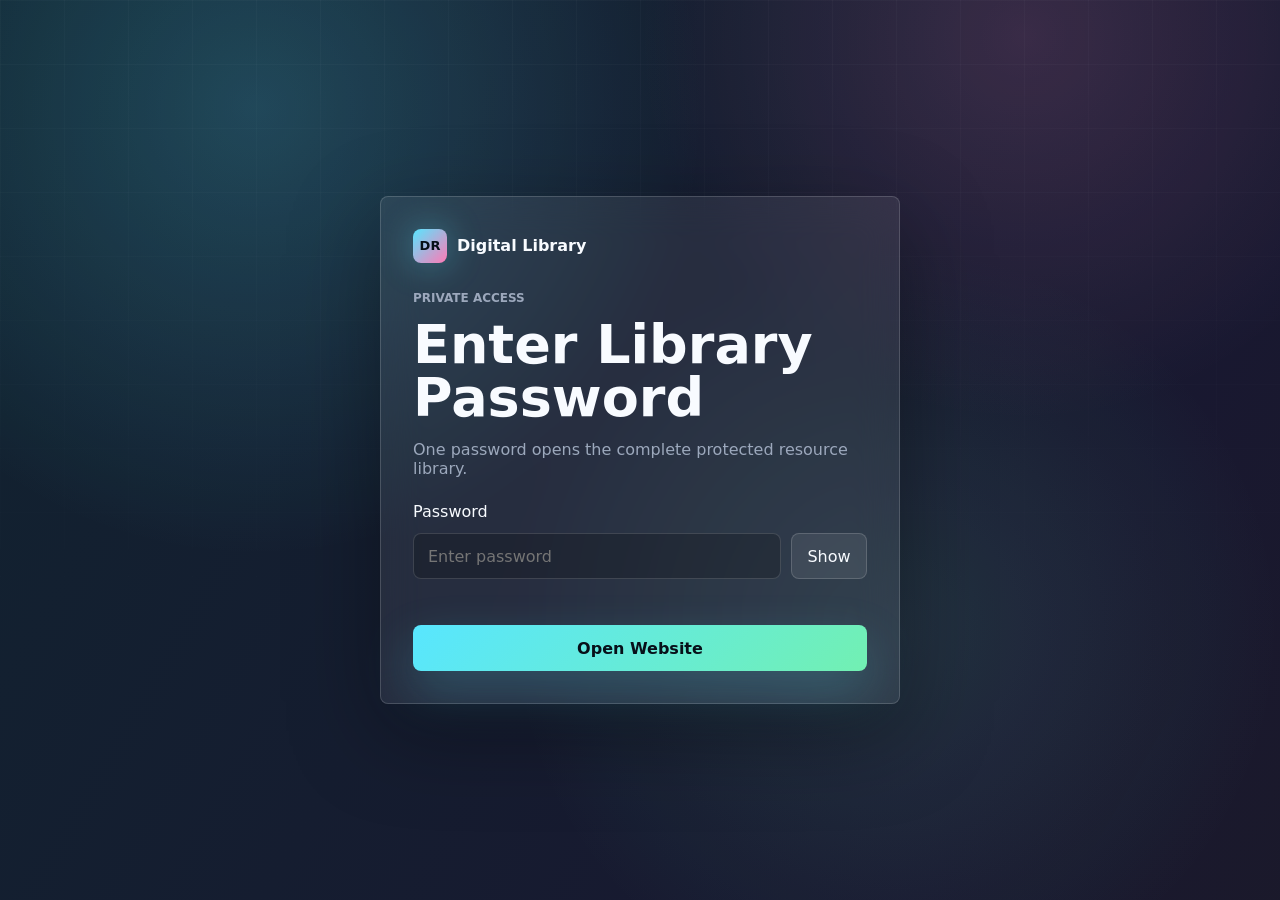
<file: login.html>
<!DOCTYPE html>
<html lang="en">
<head>
  <meta charset="UTF-8">
  <meta name="viewport" content="width=device-width, initial-scale=1.0">
  <meta name="robots" content="noindex">
  <title>Access Digital Library</title>
  <link rel="stylesheet" href="style.css">
  <script defer src="script.js"></script>
</head>
<body class="login-page">
  <main class="login-shell">
    <section class="login-card reveal">
      <div class="brand login-brand">
        <span class="brand-mark">DR</span>
        <span>Digital Library</span>
      </div>
      <p class="eyebrow">Private access</p>
      <h1>Enter Library Password</h1>
      <p>One password opens the complete protected resource library.</p>
      <form id="loginForm" class="login-form">
        <label for="passwordInput">Password</label>
        <div class="password-wrap">
          <input id="passwordInput" name="password" type="password" required autocomplete="current-password" placeholder="Enter password">
          <button id="togglePassword" type="button" aria-label="Show password">Show</button>
        </div>
        <p class="form-error" id="loginError" role="alert"></p>
        <button class="primary-button full-button" type="submit">Open Website</button>
      </form>
    </section>
  </main>
</body>
</html>
</file>
<file: style.css>
:root {
  color-scheme: dark;
  --bg: #070914;
  --panel: rgba(255, 255, 255, 0.075);
  --panel-strong: rgba(255, 255, 255, 0.12);
  --line: rgba(255, 255, 255, 0.16);
  --text: #f8fbff;
  --muted: #9ca8bc;
  --soft: #d7deea;
  --cyan: #58e6ff;
  --mint: #72f0b2;
  --rose: #ff7ab6;
  --amber: #ffd36a;
  --violet: #9a8cff;
  --shadow: 0 28px 90px rgba(0, 0, 0, 0.35);
  --radius: 8px;
  --max: 1180px;
}

* { box-sizing: border-box; }
html { scroll-behavior: smooth; }
body {
  margin: 0;
  min-height: 100vh;
  font-family: Inter, ui-sans-serif, system-ui, -apple-system, BlinkMacSystemFont, "Segoe UI", sans-serif;
  background:
    radial-gradient(circle at 20% 12%, rgba(88, 230, 255, 0.2), transparent 28rem),
    radial-gradient(circle at 80% 4%, rgba(255, 122, 182, 0.16), transparent 24rem),
    radial-gradient(circle at 70% 70%, rgba(114, 240, 178, 0.12), transparent 24rem),
    var(--bg);
  color: var(--text);
  letter-spacing: 0;
}

body::before {
  content: "";
  position: fixed;
  inset: 0;
  z-index: -2;
  background: linear-gradient(120deg, rgba(88, 230, 255, 0.12), rgba(154, 140, 255, 0.12), rgba(255, 211, 106, 0.1), rgba(114, 240, 178, 0.1));
  background-size: 240% 240%;
  animation: gradientShift 15s ease infinite;
}

body::after {
  content: "";
  position: fixed;
  inset: 0;
  z-index: -1;
  pointer-events: none;
  background-image: linear-gradient(rgba(255,255,255,0.035) 1px, transparent 1px), linear-gradient(90deg, rgba(255,255,255,0.035) 1px, transparent 1px);
  background-size: 64px 64px;
  mask-image: linear-gradient(to bottom, rgba(0,0,0,0.7), transparent 80%);
}

a { color: inherit; text-decoration: none; }
button, input, select { font: inherit; }

.loader {
  position: fixed;
  inset: 0;
  z-index: 20;
  display: grid;
  place-items: center;
  align-content: center;
  gap: 18px;
  background: #070914;
  transition: opacity 0.45s ease, visibility 0.45s ease;
}
.loader.hidden { opacity: 0; visibility: hidden; }
.loader span {
  width: 44px;
  height: 44px;
  border: 2px solid rgba(255,255,255,0.18);
  border-top-color: var(--cyan);
  border-radius: 50%;
  animation: spin 0.8s linear infinite;
}
.loader p { color: var(--muted); margin: 0; }

.scroll-progress {
  position: fixed;
  left: 0;
  top: 0;
  height: 3px;
  width: 0;
  z-index: 15;
  background: linear-gradient(90deg, var(--cyan), var(--mint), var(--amber));
}

.navbar {
  position: sticky;
  top: 0;
  z-index: 12;
  display: flex;
  align-items: center;
  justify-content: space-between;
  gap: 18px;
  max-width: var(--max);
  margin: 0 auto;
  padding: 16px 24px;
  backdrop-filter: blur(20px);
}
.navbar::before {
  content: "";
  position: absolute;
  inset: 8px 12px;
  z-index: -1;
  border: 1px solid var(--line);
  border-radius: var(--radius);
  background: rgba(7, 9, 20, 0.68);
  box-shadow: var(--shadow);
}
.brand {
  display: inline-flex;
  align-items: center;
  gap: 10px;
  font-weight: 800;
}
.brand-mark {
  display: grid;
  place-items: center;
  width: 34px;
  height: 34px;
  border-radius: 8px;
  background: linear-gradient(135deg, var(--cyan), var(--rose));
  color: #061018;
  font-size: 13px;
  box-shadow: 0 0 34px rgba(88, 230, 255, 0.35);
}
.nav-links {
  display: flex;
  align-items: center;
  gap: 18px;
  color: var(--muted);
  font-size: 14px;
}
.nav-links a:hover { color: var(--text); }

.hero {
  min-height: calc(100vh - 80px);
  display: grid;
  align-items: center;
  padding: 76px 24px 28px;
}
.hero-grid {
  width: min(var(--max), 100%);
  margin: 0 auto;
  display: grid;
  grid-template-columns: minmax(0, 1.05fr) minmax(320px, 0.75fr);
  gap: 32px;
  align-items: center;
}
.hero-copy h1 {
  max-width: 820px;
  margin: 0;
  font-size: clamp(48px, 8vw, 104px);
  line-height: 0.92;
  letter-spacing: 0;
}
.subheadline {
  max-width: 560px;
  margin: 24px 0 0;
  color: var(--soft);
  font-size: clamp(18px, 2vw, 24px);
}
.prayer {
  margin: 18px 0 0;
  color: var(--muted);
  line-height: 1.7;
}
.eyebrow {
  margin: 0 0 14px;
  color: var(--mint);
  text-transform: uppercase;
  font-size: 12px;
  font-weight: 800;
}
.hero-actions {
  display: flex;
  flex-wrap: wrap;
  gap: 12px;
  margin-top: 32px;
}
.primary-button, .secondary-button, .ghost-button, .text-button {
  border: 0;
  cursor: pointer;
  border-radius: var(--radius);
  transition: transform 0.2s ease, border-color 0.2s ease, background 0.2s ease;
}
.primary-button {
  display: inline-flex;
  justify-content: center;
  align-items: center;
  min-height: 46px;
  padding: 0 18px;
  background: linear-gradient(135deg, var(--cyan), var(--mint));
  color: #071019;
  font-weight: 800;
  box-shadow: 0 20px 50px rgba(88, 230, 255, 0.22);
}
.secondary-button, .ghost-button {
  display: inline-flex;
  justify-content: center;
  align-items: center;
  min-height: 46px;
  padding: 0 18px;
  color: var(--text);
  border: 1px solid var(--line);
  background: rgba(255,255,255,0.07);
}
.primary-button:hover, .secondary-button:hover, .ghost-button:hover { transform: translateY(-2px); }
.text-button {
  color: var(--cyan);
  background: transparent;
  padding: 6px 0;
}

.hero-panel {
  position: relative;
  min-height: 460px;
  border: 1px solid var(--line);
  border-radius: var(--radius);
  overflow: hidden;
  background: linear-gradient(145deg, rgba(255,255,255,0.14), rgba(255,255,255,0.04));
  box-shadow: var(--shadow);
}
.orbit {
  position: absolute;
  width: 540px;
  height: 540px;
  border: 1px solid rgba(255,255,255,0.16);
  border-radius: 50%;
  left: 50%;
  top: 50%;
  transform: translate(-50%, -50%);
  animation: orbitSpin 22s linear infinite;
}
.orbit::before, .orbit::after {
  content: "";
  position: absolute;
  width: 16px;
  height: 16px;
  border-radius: 50%;
  background: var(--cyan);
  box-shadow: 0 0 32px var(--cyan);
}
.orbit::before { top: 64px; left: 82px; }
.orbit::after { right: 76px; bottom: 92px; background: var(--rose); box-shadow: 0 0 32px var(--rose); }
.spotlight-card {
  position: absolute;
  left: 28px;
  top: 28px;
  right: 28px;
  display: grid;
  gap: 4px;
  padding: 24px;
  border: 1px solid var(--line);
  border-radius: var(--radius);
  background: rgba(7, 9, 20, 0.58);
  backdrop-filter: blur(18px);
}
.spotlight-card strong { font-size: 58px; line-height: 1; }
.mini-label, .spotlight-card span:last-child { color: var(--muted); }
.mini-grid {
  position: absolute;
  left: 28px;
  right: 28px;
  bottom: 28px;
  display: grid;
  grid-template-columns: repeat(2, 1fr);
  gap: 12px;
}
.mini-grid span {
  padding: 14px;
  border: 1px solid var(--line);
  border-radius: var(--radius);
  background: rgba(255,255,255,0.08);
  color: var(--soft);
}

.section-shell {
  width: min(var(--max), calc(100% - 48px));
  margin: 0 auto;
  padding: 76px 0;
}
.section-heading {
  display: flex;
  justify-content: space-between;
  align-items: end;
  gap: 20px;
  margin-bottom: 22px;
}
.section-heading h2 {
  margin: 0;
  font-size: clamp(30px, 4vw, 52px);
}
.stats {
  display: grid;
  grid-template-columns: repeat(4, 1fr);
  gap: 14px;
  padding-top: 22px;
}
.stats div, .control-surface, .resource-card, .category-card, .feature-card, .faq details, .login-card {
  border: 1px solid var(--line);
  border-radius: var(--radius);
  background: var(--panel);
  box-shadow: var(--shadow);
  backdrop-filter: blur(20px);
}
.stats div { padding: 22px; }
.stats strong { display: block; font-size: 34px; }
.stats span { color: var(--muted); }

.control-surface {
  display: grid;
  grid-template-columns: minmax(260px, 1fr) 210px 180px;
  gap: 12px;
  padding: 12px;
}
.search-wrap {
  position: relative;
}
.search-icon {
  position: absolute;
  left: 14px;
  top: 50%;
  transform: translateY(-50%);
  color: var(--muted);
}
input, select {
  width: 100%;
  min-height: 46px;
  border: 1px solid rgba(255,255,255,0.14);
  border-radius: var(--radius);
  background: rgba(0,0,0,0.2);
  color: var(--text);
  outline: none;
}
input { padding: 0 14px 0 38px; }
select { padding: 0 14px; }
input:focus, select:focus { border-color: rgba(88,230,255,0.7); }
.suggestions {
  position: absolute;
  left: 0;
  right: 0;
  top: calc(100% + 8px);
  z-index: 8;
  display: none;
  overflow: hidden;
  border: 1px solid var(--line);
  border-radius: var(--radius);
  background: rgba(8, 12, 24, 0.96);
}
.suggestions.active { display: block; }
.suggestions button {
  display: block;
  width: 100%;
  border: 0;
  padding: 12px 14px;
  color: var(--soft);
  text-align: left;
  background: transparent;
  cursor: pointer;
}
.suggestions button:hover { background: rgba(255,255,255,0.08); }

.result-meta {
  display: flex;
  justify-content: space-between;
  align-items: center;
  color: var(--muted);
  margin: 18px 0;
}
.resource-grid {
  display: grid;
  grid-template-columns: repeat(3, minmax(0, 1fr));
  gap: 16px;
}
.resource-card {
  position: relative;
  display: flex;
  flex-direction: column;
  min-height: 260px;
  padding: 18px;
  overflow: hidden;
  transition: transform 0.24s ease, border-color 0.24s ease, box-shadow 0.24s ease;
}
.resource-card::before {
  content: "";
  position: absolute;
  inset: -1px;
  z-index: -1;
  background: linear-gradient(135deg, rgba(88,230,255,0.34), transparent 35%, rgba(255,122,182,0.22));
  opacity: 0;
  transition: opacity 0.24s ease;
}
.resource-card:hover {
  transform: translateY(-6px);
  border-color: rgba(88,230,255,0.42);
  box-shadow: 0 28px 80px rgba(88,230,255,0.12);
}
.resource-card:hover::before { opacity: 1; }
.card-top {
  display: flex;
  justify-content: space-between;
  gap: 14px;
  align-items: start;
}
.icon-badge {
  display: grid;
  place-items: center;
  flex: 0 0 42px;
  width: 42px;
  height: 42px;
  border-radius: var(--radius);
  background: rgba(255,255,255,0.1);
  color: var(--cyan);
  font-weight: 900;
}
.resource-card h3 {
  margin: 16px 0 10px;
  font-size: 18px;
  line-height: 1.25;
}
.resource-card p {
  margin: 0;
  color: var(--muted);
  line-height: 1.55;
}
.pill-row {
  display: flex;
  flex-wrap: wrap;
  gap: 8px;
  margin: 18px 0;
}
.pill {
  padding: 6px 9px;
  border: 1px solid rgba(255,255,255,0.13);
  border-radius: 999px;
  color: var(--soft);
  font-size: 12px;
}
.card-actions {
  display: grid;
  grid-template-columns: 1fr 1fr;
  gap: 10px;
  margin-top: auto;
}
.card-actions a {
  display: grid;
  place-items: center;
  min-height: 40px;
  border-radius: var(--radius);
  border: 1px solid var(--line);
}
.card-actions a:first-child {
  background: rgba(255,255,255,0.1);
}
.card-actions a:last-child {
  color: #071019;
  background: linear-gradient(135deg, var(--amber), var(--mint));
  font-weight: 800;
}
.empty-state {
  display: none;
  padding: 28px;
  color: var(--muted);
  text-align: center;
}
.empty-state.active { display: block; }

.feature-row {
  display: grid;
  grid-template-columns: repeat(3, 1fr);
  gap: 16px;
}
.feature-card, .category-card {
  padding: 18px;
  cursor: pointer;
}
.feature-card h3, .category-card h3 { margin: 10px 0 8px; }
.feature-card p, .category-card p { margin: 0; color: var(--muted); }
.category-grid {
  display: grid;
  grid-template-columns: repeat(4, 1fr);
  gap: 16px;
}

.faq details { padding: 18px; margin-bottom: 12px; }
.faq summary { cursor: pointer; font-weight: 800; }
.faq p { color: var(--muted); line-height: 1.65; }
.footer {
  display: flex;
  justify-content: space-between;
  gap: 18px;
  width: min(var(--max), calc(100% - 48px));
  margin: 0 auto;
  padding: 28px 0 44px;
  color: var(--muted);
  border-top: 1px solid var(--line);
}
.back-to-top {
  position: fixed;
  right: 20px;
  bottom: 20px;
  display: none;
  width: 44px;
  height: 44px;
  border: 1px solid var(--line);
  border-radius: var(--radius);
  color: var(--text);
  background: rgba(7,9,20,0.82);
  cursor: pointer;
}
.back-to-top.visible { display: block; }

.login-page {
  display: grid;
  place-items: center;
}
.login-shell {
  width: min(520px, calc(100% - 32px));
  padding: 48px 0;
}
.login-card {
  padding: 32px;
}
.login-card h1 {
  margin: 0 0 12px;
  font-size: clamp(34px, 7vw, 54px);
  line-height: 0.98;
}
.login-card p { color: var(--muted); }
.login-brand { margin-bottom: 28px; }
.login-form {
  display: grid;
  gap: 12px;
  margin-top: 24px;
}
.password-wrap {
  display: grid;
  grid-template-columns: 1fr auto;
  gap: 10px;
}
.password-wrap input { padding-left: 14px; }
.password-wrap button {
  min-width: 76px;
  border: 1px solid var(--line);
  border-radius: var(--radius);
  color: var(--text);
  background: rgba(255,255,255,0.08);
}
.form-error {
  min-height: 22px;
  margin: 0;
  color: #ff9ab6 !important;
}
.full-button { width: 100%; }
.reveal {
  opacity: 0;
  transform: translateY(18px);
  transition: opacity 0.7s ease, transform 0.7s ease;
}
.reveal.visible {
  opacity: 1;
  transform: translateY(0);
}

@keyframes gradientShift {
  0%, 100% { background-position: 0% 50%; }
  50% { background-position: 100% 50%; }
}
@keyframes spin { to { transform: rotate(360deg); } }
@keyframes orbitSpin {
  from { transform: translate(-50%, -50%) rotate(0deg); }
  to { transform: translate(-50%, -50%) rotate(360deg); }
}

@media (max-width: 940px) {
  .hero-grid { grid-template-columns: 1fr; }
  .hero-panel { min-height: 360px; }
  .control-surface { grid-template-columns: 1fr; }
  .resource-grid, .feature-row { grid-template-columns: repeat(2, 1fr); }
  .category-grid, .stats { grid-template-columns: repeat(2, 1fr); }
}

@media (max-width: 680px) {
  .navbar {
    align-items: stretch;
    flex-wrap: wrap;
  }
  .nav-links {
    order: 3;
    width: 100%;
    overflow-x: auto;
    padding-bottom: 2px;
  }
  .hero { padding-top: 42px; }
  .hero-copy h1 { font-size: 54px; }
  .section-shell { width: min(100% - 28px, var(--max)); padding: 52px 0; }
  .resource-grid, .feature-row, .category-grid, .stats { grid-template-columns: 1fr; }
  .mini-grid { grid-template-columns: 1fr; }
  .footer { flex-direction: column; width: min(100% - 28px, var(--max)); }
}
</file>
